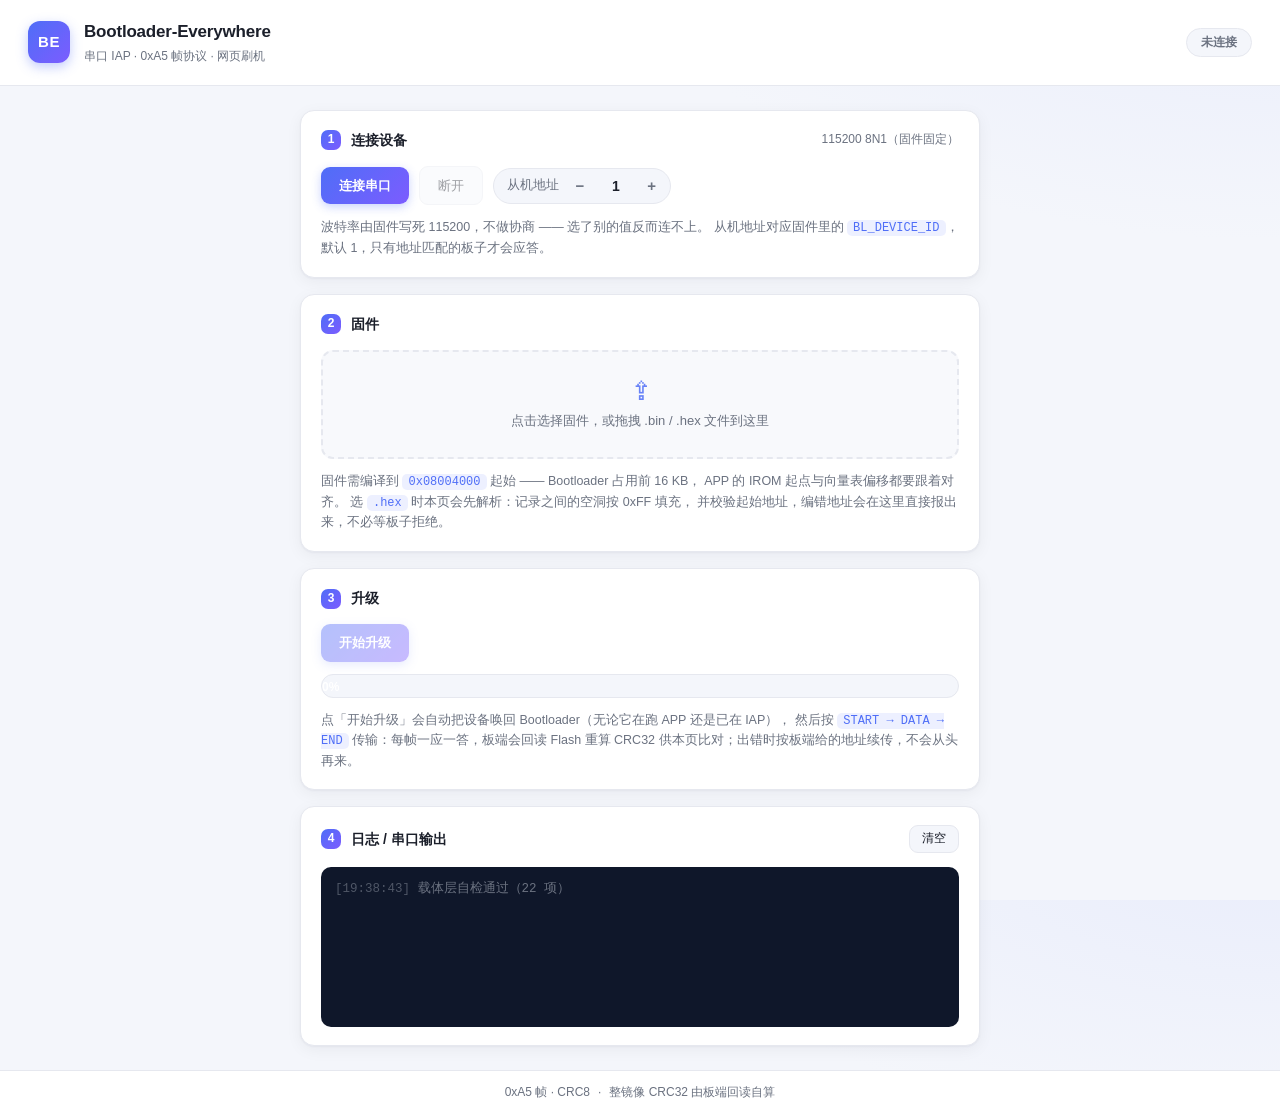
<file: docs/index.html>
<!DOCTYPE html>
<html lang="zh-CN">
<head>
<meta charset="UTF-8">
<meta name="viewport" content="width=device-width, initial-scale=1">
<title>Bootloader-Everywhere</title>
<link rel="stylesheet" href="css/style.css">
</head>
<body>

<header>
  <div class="brand">
    <span class="logo">BE</span>
    <div class="brand-text">
      <h1>Bootloader-Everywhere</h1>
      <p class="tagline">串口 IAP · 0xA5 帧协议 · 网页刷机</p>
    </div>
  </div>
  <span class="badge off" id="status">未连接</span>
</header>

<main>

  <section class="card">
    <div class="card-head">
      <h2><span class="num">1</span> 连接设备</h2>
      <span class="stat">115200 8N1（固件固定）</span>
    </div>
    <div class="row">
      <button id="btnConnect" class="primary">连接串口</button>
      <button id="btnDisconnect" disabled>断开</button>

      <div class="stepper" id="idStepper">
        <label class="stepper-label" for="devId">从机地址</label>
        <button type="button" class="step" id="idDown" aria-label="减小从机地址">−</button>
        <input type="number" id="devId" value="1" min="1" max="127"
               inputmode="numeric" aria-label="从机地址">
        <button type="button" class="step" id="idUp" aria-label="增大从机地址">+</button>
      </div>
    </div>
    <p class="hint">
      波特率由固件写死 115200，不做协商 —— 选了别的值反而连不上。
      从机地址对应固件里的 <code>BL_DEVICE_ID</code>，默认 1，只有地址匹配的板子才会应答。
    </p>
  </section>

  <section class="card">
    <div class="card-head">
      <h2><span class="num">2</span> 固件</h2>
      <span class="stat" id="fwStat"></span>
    </div>
    <div class="dropzone" id="dropzone">
      <input type="file" id="file" accept=".bin,.hex" hidden>
      <div class="dz-icon" id="dzIcon">⇪</div>
      <p class="dz-text" id="dzText">点击选择固件，或拖拽 .bin / .hex 文件到这里</p>
      <p class="dz-file" id="dzFile"></p>
    </div>
    <p class="hint">
      固件需编译到 <code>0x08004000</code> 起始 —— Bootloader 占用前 16&nbsp;KB，
      APP 的 IROM 起点与向量表偏移都要跟着对齐。
      选 <code>.hex</code> 时本页会先解析：记录之间的空洞按 0xFF 填充，
      并校验起始地址，编错地址会在这里直接报出来，不必等板子拒绝。
    </p>
  </section>

  <section class="card">
    <div class="card-head">
      <h2><span class="num">3</span> 升级</h2>
      <span class="stat" id="stat"></span>
    </div>
    <button id="btnSend" class="primary" disabled>开始升级</button>
    <div class="progress"><div class="bar" id="bar">0%</div></div>
    <p class="hint">
      点「开始升级」会自动把设备唤回 Bootloader（无论它在跑 APP 还是已在 IAP），
      然后按 <code>START → DATA → END</code> 传输：每帧一应一答，板端会回读 Flash
      重算 CRC32 供本页比对；出错时按板端给的地址续传，不会从头再来。
    </p>
  </section>

  <section class="card grow">
    <div class="card-head">
      <h2><span class="num">4</span> 日志 / 串口输出</h2>
      <button id="btnClear" class="tiny">清空</button>
    </div>
    <div class="log" id="log"></div>
  </section>

</main>

<footer>
  <span>0xA5 帧 · CRC8</span><span>·</span><span>整镜像 CRC32 由板端回读自算</span>
</footer>

<script type="module" src="js/app.js"></script>
</body>
</html>
</file>
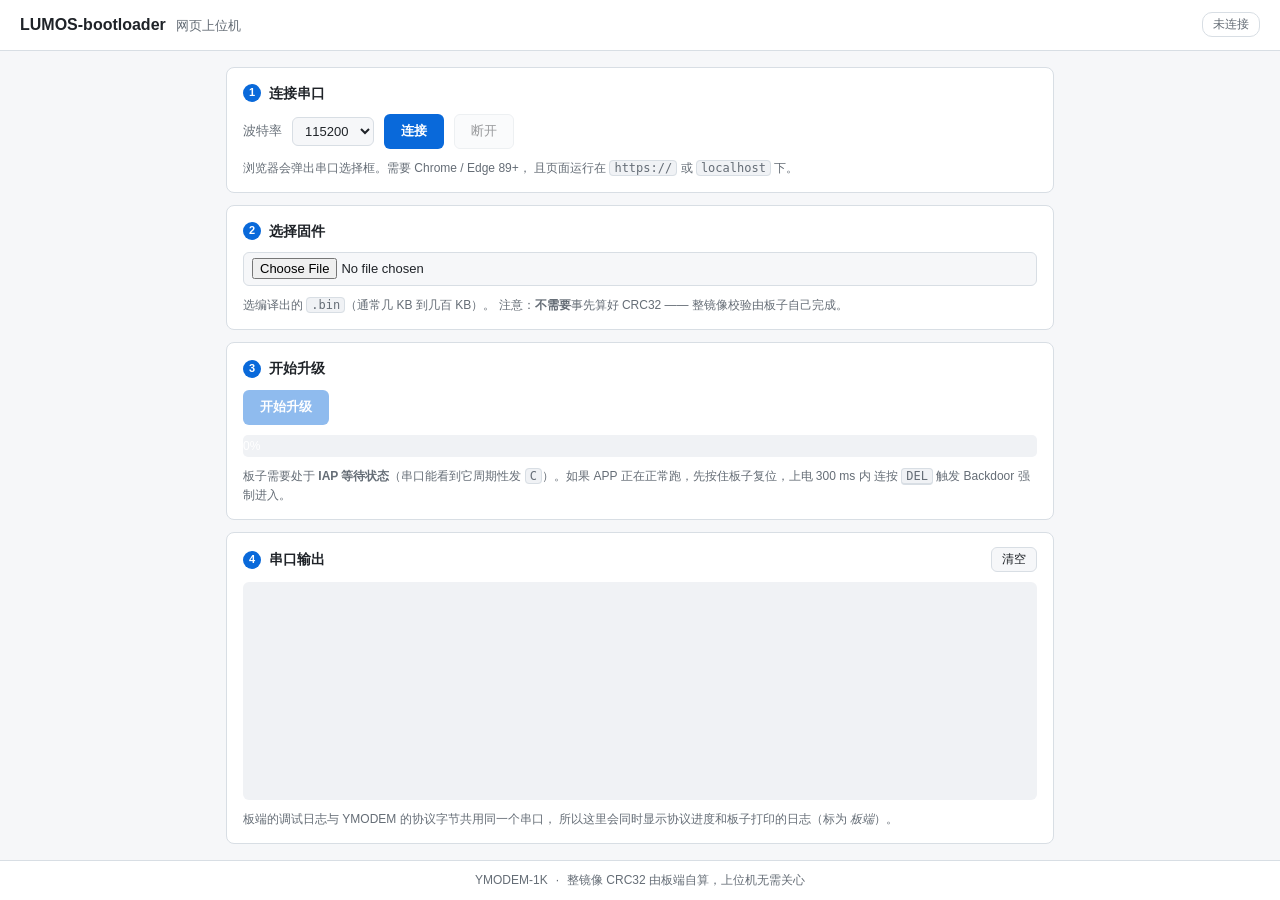
<file: web/index.html>
<!DOCTYPE html>
<html lang="zh-CN">
<head>
<meta charset="UTF-8">
<meta name="viewport" content="width=device-width, initial-scale=1">
<title>LUMOS-bootloader 网页上位机</title>
<link rel="stylesheet" href="css/style.css">
</head>
<body>

<header>
  <h1>LUMOS-bootloader <span class="sub">网页上位机</span></h1>
  <div class="badge off" id="status">未连接</div>
</header>

<main>

  <!-- 1. 连接 -->
  <section class="card">
    <h2><span class="num">1</span> 连接串口</h2>
    <div class="row">
      <label for="baud">波特率</label>
      <select id="baud">
        <option value="115200" selected>115200</option>
        <option value="921600">921600</option>
        <option value="57600">57600</option>
        <option value="9600">9600</option>
      </select>
      <button id="btnConnect" class="primary">连接</button>
      <button id="btnDisconnect" disabled>断开</button>
    </div>
    <p class="hint">
      浏览器会弹出串口选择框。需要 Chrome / Edge 89+，
      且页面运行在 <code>https://</code> 或 <code>localhost</code> 下。
    </p>
  </section>

  <!-- 2. 选固件 -->
  <section class="card">
    <h2><span class="num">2</span> 选择固件</h2>
    <div class="row">
      <input type="file" id="file" accept=".bin">
    </div>
    <p class="hint">
      选编译出的 <code>.bin</code>（通常几 KB 到几百 KB）。
      注意：<strong>不需要</strong>事先算好 CRC32 —— 整镜像校验由板子自己完成。
    </p>
  </section>

  <!-- 3. 升级 -->
  <section class="card">
    <h2><span class="num">3</span> 开始升级</h2>
    <div class="row">
      <button id="btnSend" class="primary" disabled>开始升级</button>
      <span class="stat" id="stat"></span>
    </div>
    <div class="progress"><div class="bar" id="bar">0%</div></div>
    <p class="hint">
      板子需要处于 <strong>IAP 等待状态</strong>（串口能看到它周期性发
      <code>C</code>）。如果 APP 正在正常跑，先按住板子复位，上电 300 ms 内
      连按 <kbd>DEL</kbd> 触发 Backdoor 强制进入。
    </p>
  </section>

  <!-- 4. 日志 -->
  <section class="card grow">
    <h2>
      <span class="num">4</span> 串口输出
      <button id="btnClear" class="tiny">清空</button>
    </h2>
    <div class="log" id="log"></div>
    <p class="hint">
      板端的调试日志与 YMODEM 的协议字节共用同一个串口，
      所以这里会同时显示协议进度和板子打印的日志（标为 <em>板端</em>）。
    </p>
  </section>

</main>

<footer>
  <span>YMODEM-1K</span>
  <span>·</span>
  <span>整镜像 CRC32 由板端自算，上位机无需关心</span>
</footer>

<script type="module" src="js/app.js"></script>
</body>
</html>
</file>
<file: docs/css/style.css>
/* ============================================================================
 * Bootloader-Everywhere —— 网页刷机工具样式
 *
 * 现代、克制的工具风格：柔和阴影、圆角、渐变主色。
 * 浅色 / 深色自适应（跟随系统 prefers-color-scheme）。
 * ==========================================================================*/

:root {
    --bg:        #f4f6fb;
    --bg-grad:   radial-gradient(1200px 600px at 100% -10%, #e8ecfb 0%, #f4f6fb 55%);
    --card:      #ffffff;
    --fg:        #1b1f2a;
    --fg-dim:    #6b7280;
    --border:    #e6e8ef;
    --accent:    #4f6ef7;
    --accent-2:  #7c5cff;
    --accent-fg: #ffffff;
    --ok:        #16a34a;
    --warn:      #b45309;
    --err:       #dc2626;
    --board:     #7c3aed;
    --code-bg:   #0f172a;
    --code-fg:   #cbd5e1;
    --shadow:    0 1px 2px rgba(16, 24, 40, .04), 0 4px 16px rgba(16, 24, 40, .05);
    --shadow-lg: 0 8px 30px rgba(16, 24, 40, .10);
}

@media (prefers-color-scheme: dark) {
    :root {
        --bg:        #0d1017;
        --bg-grad:   radial-gradient(1200px 600px at 100% -10%, #161b2c 0%, #0d1017 55%);
        --card:      #151923;
        --fg:        #e6e9f0;
        --fg-dim:    #8b93a5;
        --border:    #252b3a;
        --accent:    #5b7cff;
        --accent-2:  #9a7cff;
        --accent-fg: #ffffff;
        --ok:        #34d399;
        --warn:      #fbbf24;
        --err:       #f87171;
        --board:     #b18cff;
        --code-bg:   #0a0d14;
        --code-fg:   #a9b4c6;
        --shadow:    0 1px 2px rgba(0, 0, 0, .4), 0 4px 16px rgba(0, 0, 0, .3);
        --shadow-lg: 0 8px 30px rgba(0, 0, 0, .45);
    }
}

* { box-sizing: border-box; }

html, body { height: 100%; }

body {
    margin: 0;
    background: var(--bg);
    background-image: var(--bg-grad);
    color: var(--fg);
    font: 14px/1.65 -apple-system, BlinkMacSystemFont, "Segoe UI",
          "Microsoft YaHei", "PingFang SC", sans-serif;
    display: flex;
    flex-direction: column;
    min-height: 100vh;
    -webkit-font-smoothing: antialiased;
}

/* ---- 头部 ---- */
header {
    display: flex;
    align-items: center;
    justify-content: space-between;
    gap: 16px;
    padding: 18px 28px;
    background: var(--card);
    border-bottom: 1px solid var(--border);
}

.brand {
    display: flex;
    align-items: center;
    gap: 14px;
}

.logo {
    width: 42px;
    height: 42px;
    border-radius: 12px;
    background: linear-gradient(135deg, var(--accent), var(--accent-2));
    color: #fff;
    display: flex;
    align-items: center;
    justify-content: center;
    font-weight: 700;
    font-size: 15px;
    letter-spacing: .5px;
    box-shadow: 0 4px 12px rgba(79, 110, 247, .35);
}

.brand-text h1 {
    font-size: 17px;
    font-weight: 700;
    margin: 0;
    letter-spacing: -.2px;
}

.brand-text .tagline {
    margin: 1px 0 0;
    font-size: 12px;
    color: var(--fg-dim);
}

.badge {
    font-size: 12px;
    font-weight: 600;
    padding: 4px 14px;
    border-radius: 999px;
    border: 1px solid var(--border);
    color: var(--fg-dim);
    background: var(--bg);
}
.badge.on {
    color: var(--ok);
    border-color: var(--ok);
    background: color-mix(in srgb, var(--ok) 10%, transparent);
}

/* ---- 主体 ---- */
main {
    flex: 1;
    width: 100%;
    max-width: 720px;
    margin: 0 auto;
    padding: 24px 20px;
    display: flex;
    flex-direction: column;
    gap: 16px;
}

.card {
    background: var(--card);
    border: 1px solid var(--border);
    border-radius: 14px;
    padding: 18px 20px;
    box-shadow: var(--shadow);
    transition: box-shadow .18s ease, transform .18s ease;
}
.card:hover { box-shadow: var(--shadow-lg); }

.card.grow {
    flex: 1;
    display: flex;
    flex-direction: column;
    min-height: 200px;
}

.card-head {
    display: flex;
    align-items: center;
    justify-content: space-between;
    gap: 12px;
    margin-bottom: 14px;
}

h2 {
    font-size: 14px;
    font-weight: 650;
    margin: 0;
    display: flex;
    align-items: center;
    gap: 10px;
}

h2 .num {
    display: inline-flex;
    align-items: center;
    justify-content: center;
    width: 20px;
    height: 20px;
    border-radius: 7px;
    background: linear-gradient(135deg, var(--accent), var(--accent-2));
    color: var(--accent-fg);
    font-size: 12px;
    font-weight: 700;
}

.row {
    display: flex;
    align-items: center;
    gap: 10px;
    flex-wrap: wrap;
}

/* ---- 从机地址：胶囊 + 步进器 ----
 * 原来这个字段用的是浏览器默认外观（样式表只覆盖了 select / file，漏了 number），
 * 所以看着很突兀。这里做成一个整体自洽的小控件：label 灰、数字粗、−/+ 圆形按钮，
 * 聚焦时整圈高亮。 */
.stepper {
    display: inline-flex;
    align-items: center;
    gap: 2px;
    padding: 4px 5px 4px 13px;
    border: 1px solid var(--border);
    border-radius: 999px;
    background: var(--bg);
    transition: border-color .15s, box-shadow .15s, opacity .15s;
}
.stepper:focus-within {
    border-color: var(--accent);
    box-shadow: 0 0 0 3px color-mix(in srgb, var(--accent) 18%, transparent);
}
.stepper.disabled { opacity: .5; }

.stepper-label {
    margin-right: 6px;
    font-size: 12.5px;
    color: var(--fg-dim);
    white-space: nowrap;
}

.stepper input[type="number"] {
    width: 2.6rem;
    height: 26px;
    padding: 0;
    border: none;
    border-radius: 0;
    background: transparent;
    color: var(--fg);
    font: inherit;
    font-size: 14px;
    font-weight: 700;
    text-align: center;
    font-variant-numeric: tabular-nums;
    appearance: textfield;
    -moz-appearance: textfield;
}
.stepper input[type="number"]:focus { outline: none; box-shadow: none; }
.stepper input[type="number"]::-webkit-outer-spin-button,
.stepper input[type="number"]::-webkit-inner-spin-button {
    -webkit-appearance: none;
    margin: 0;
}

.step {
    width: 26px;
    height: 26px;
    padding: 0;
    display: inline-flex;
    align-items: center;
    justify-content: center;
    border: none;
    border-radius: 999px;
    background: transparent;
    color: var(--fg-dim);
    font-size: 15px;
    line-height: 1;
    cursor: pointer;
    transition: background .12s, color .12s;
}
.step:hover:not(:disabled) {
    filter: none;
    background: color-mix(in srgb, var(--accent) 14%, transparent);
    color: var(--accent);
}
.step:active:not(:disabled) { transform: none; }
.step:disabled { opacity: .3; cursor: not-allowed; }

/* ---- 表单控件 ---- */
select, input[type="file"], input[type="text"] {
    background: var(--bg);
    color: var(--fg);
    border: 1px solid var(--border);
    border-radius: 9px;
    padding: 7px 10px;
    font: inherit;
    font-size: 13px;
    transition: border-color .15s, box-shadow .15s;
}
select:focus, input[type="file"]:focus, input[type="text"]:focus {
    outline: none;
    border-color: var(--accent);
    box-shadow: 0 0 0 3px color-mix(in srgb, var(--accent) 18%, transparent);
}

input[type="file"] { flex: 1; min-width: 200px; cursor: pointer; }

/* ---- 按钮 ---- */
button {
    background: var(--bg);
    color: var(--fg);
    border: 1px solid var(--border);
    border-radius: 9px;
    padding: 8px 18px;
    font: inherit;
    font-size: 13px;
    font-weight: 550;
    cursor: pointer;
    transition: filter .12s, transform .05s, box-shadow .15s;
}
button:hover:not(:disabled) { filter: brightness(.97); }
button:active:not(:disabled) { transform: translateY(1px); }
button:disabled { opacity: .42; cursor: not-allowed; }

button.primary {
    background: linear-gradient(135deg, var(--accent), var(--accent-2));
    color: var(--accent-fg);
    border: none;
    font-weight: 600;
    box-shadow: 0 3px 10px rgba(79, 110, 247, .30);
}
button.primary:hover:not(:disabled) {
    filter: brightness(1.05);
    box-shadow: 0 5px 16px rgba(79, 110, 247, .40);
}

button.ghost {
    background: transparent;
    border: 1px dashed var(--border);
    color: var(--fg-dim);
    font-weight: 500;
}
button.ghost:hover:not(:disabled) {
    border-color: var(--accent);
    color: var(--accent);
}

button.tiny {
    margin-left: auto;
    padding: 3px 12px;
    font-size: 12px;
    font-weight: 400;
}

/* ---- 进度条 ---- */
.progress {
    margin-top: 12px;
    height: 24px;
    background: var(--bg);
    border: 1px solid var(--border);
    border-radius: 999px;
    overflow: hidden;
}

.bar {
    height: 100%;
    width: 0%;
    background: linear-gradient(90deg, var(--accent), var(--accent-2));
    color: #fff;
    font-size: 12px;
    line-height: 24px;
    text-align: center;
    font-weight: 600;
    transition: width .18s ease;
    white-space: nowrap;
    border-radius: 999px;
}

.stat {
    font-size: 12px;
    color: var(--fg-dim);
    font-variant-numeric: tabular-nums;
}

/* ---- 日志 ----
 *
 * 每条日志是「时间戳列 + 正文列」两列结构。时间戳不能拼进文本里 ——
 * 那样需要缩进的从属行（步骤结果、帧级细节）会缩到时间戳下面去，看着像错位。
 *
 * ⚠️ 日志的 kind 名不要用 `step`：那会命中上面步进器按钮的 `.step` 规则
 *    （width/height 26px + padding 0 + 胶囊圆角），把整行压成一个小圆球。
 *    「进行中的步骤」这个 kind 叫 `run`。
 */
.log {
    flex: 1;
    overflow-y: auto;
    background: var(--code-bg);
    color: var(--code-fg);
    border-radius: 10px;
    padding: 12px 14px;
    font: 12.5px/1.6 "JetBrains Mono", "Cascadia Mono", Consolas, monospace;
    min-height: 160px;
}

.line {
    display: flex;
    align-items: baseline;
}
.line .ts {
    flex: 0 0 auto;
    white-space: pre;            /* 保留时间戳后的那个空格，当列间距 */
    color: var(--fg-dim);
    opacity: .7;
}
.line .tx {
    flex: 1 1 auto;
    min-width: 0;                /* 允许收缩，否则长行会把整行撑宽 */
    white-space: pre-wrap;
    word-break: break-all;
}

.line.info  { color: var(--code-fg); }
.line.run   { color: #7ea6ff; }   /* 进行中的步骤（结算后转 ok / err） */
.line.ok    { color: var(--ok); }
.line.warn  { color: var(--warn); }
.line.err   { color: var(--err); }
.line.dim   { color: var(--fg-dim); }

/* 板子自己的串口输出：左侧一条竖线，与上位机的日志分开，免得混在一起看不清 */
.line.board { color: var(--board); }
.line.board .tx::before {
    content: '│ ';
    opacity: .55;
}

/* ---- 固件选择（拖拽区） ---- */
.dropzone {
    display: flex;
    flex-direction: column;
    align-items: center;
    justify-content: center;
    gap: 6px;
    padding: 26px 20px;
    border: 2px dashed var(--border);
    border-radius: 12px;
    cursor: pointer;
    text-align: center;
    transition: border-color .15s, background .15s, box-shadow .15s;
    background: color-mix(in srgb, var(--bg) 60%, transparent);
}
.dropzone:hover,
.dropzone.dragover {
    border-color: var(--accent);
    background: color-mix(in srgb, var(--accent) 6%, transparent);
    box-shadow: 0 0 0 4px color-mix(in srgb, var(--accent) 10%, transparent);
}

.dz-icon {
    font-size: 26px;
    line-height: 1;
    color: var(--accent);
    opacity: .85;
    transition: transform .15s;
}
.dropzone:hover .dz-icon { transform: translateY(-2px); }

.dz-text {
    margin: 0;
    font-size: 13px;
    color: var(--fg-dim);
}

.dz-file {
    margin: 0;
    font-size: 12.5px;
    font-weight: 600;
    color: var(--accent);
    font-variant-numeric: tabular-nums;
    word-break: break-all;
    line-height: 1.5;
}
.dz-file:empty { display: none; }

/* 解析中的短暂态：避免用户以为点了没反应 */
.dropzone.busy { opacity: .6; pointer-events: none; }

/* 已选好（解析通过）*/
.dropzone.picked {
    border-style: solid;
    border-color: var(--ok);
    background: color-mix(in srgb, var(--ok) 6%, transparent);
}
.dropzone.picked .dz-icon,
.dropzone.picked .dz-file { color: var(--ok); }

/* 文件不可用（地址不对 / 格式错 / 超限）—— 错误信息直接写在框里 */
.dropzone.invalid {
    border-style: solid;
    border-color: var(--err);
    background: color-mix(in srgb, var(--err) 6%, transparent);
}
.dropzone.invalid .dz-icon { color: var(--err); }
.dropzone.invalid .dz-file { color: var(--err); font-weight: 500; }

/* ---- 提示 ---- */
.hint {
    margin: 12px 0 0;
    font-size: 12.5px;
    line-height: 1.65;
    color: var(--fg-dim);
}

code {
    background: color-mix(in srgb, var(--accent) 10%, transparent);
    color: var(--accent);
    border-radius: 5px;
    padding: 1px 6px;
    font: 12px "JetBrains Mono", Consolas, monospace;
}

/* ---- 页脚 ---- */
footer {
    display: flex;
    justify-content: center;
    gap: 8px;
    padding: 12px;
    font-size: 12px;
    color: var(--fg-dim);
    border-top: 1px solid var(--border);
    background: var(--card);
}

@media (max-width: 560px) {
    main { padding: 16px 12px; }
    .card { padding: 16px; }
    header { padding: 14px 16px; }
    button { padding: 8px 14px; }
}
</file>
<file: web/css/style.css>
/* ============================================================================
 * LUMOS-bootloader 网页上位机 —— 样式
 *
 * 工程师工具风格：信息密度优先、少装饰。
 * 同时适配浅色 / 深色（跟随系统 prefers-color-scheme）。
 * ==========================================================================*/

:root {
    --bg:        #f6f7f9;
    --card:      #ffffff;
    --fg:        #1f2328;
    --fg-dim:    #656d76;
    --border:    #d8dee4;
    --accent:    #0969da;
    --accent-fg: #ffffff;
    --ok:        #1a7f37;
    --warn:      #9a6700;
    --err:       #cf222e;
    --board:     #6639ba;
    --code-bg:   #f0f2f5;
}

@media (prefers-color-scheme: dark) {
    :root {
        --bg:        #0d1117;
        --card:      #161b22;
        --fg:        #e6edf3;
        --fg-dim:    #8b949e;
        --border:    #30363d;
        --accent:    #4493f8;
        --accent-fg: #0d1117;
        --ok:        #3fb950;
        --warn:      #d29922;
        --err:       #f85149;
        --board:     #a371f7;
        --code-bg:   #21262d;
    }
}

* { box-sizing: border-box; }

body {
    margin: 0;
    background: var(--bg);
    color: var(--fg);
    font: 14px/1.6 -apple-system, "Segoe UI", "Microsoft YaHei", sans-serif;
    display: flex;
    flex-direction: column;
    min-height: 100vh;
}

/* ---- 头部 ---- */
header {
    display: flex;
    align-items: center;
    justify-content: space-between;
    gap: 12px;
    padding: 12px 20px;
    background: var(--card);
    border-bottom: 1px solid var(--border);
}

h1 {
    font-size: 16px;
    font-weight: 600;
    margin: 0;
}

h1 .sub {
    font-weight: 400;
    color: var(--fg-dim);
    font-size: 13px;
    margin-left: 6px;
}

.badge {
    font-size: 12px;
    padding: 2px 10px;
    border-radius: 10px;
    border: 1px solid var(--border);
    color: var(--fg-dim);
}
.badge.on  { color: var(--ok);   border-color: var(--ok); }
.badge.off { color: var(--fg-dim); }

/* ---- 主体 ---- */
main {
    flex: 1;
    width: 100%;
    max-width: 860px;
    margin: 0 auto;
    padding: 16px;
    display: flex;
    flex-direction: column;
    gap: 12px;
}

.card {
    background: var(--card);
    border: 1px solid var(--border);
    border-radius: 8px;
    padding: 14px 16px;
}

.card.grow {
    flex: 1;
    display: flex;
    flex-direction: column;
    min-height: 220px;
}

h2 {
    font-size: 14px;
    font-weight: 600;
    margin: 0 0 10px;
    display: flex;
    align-items: center;
    gap: 8px;
}

h2 .num {
    display: inline-flex;
    align-items: center;
    justify-content: center;
    width: 18px;
    height: 18px;
    border-radius: 50%;
    background: var(--accent);
    color: var(--accent-fg);
    font-size: 11px;
    font-weight: 700;
}

.row {
    display: flex;
    align-items: center;
    gap: 10px;
    flex-wrap: wrap;
}

label { color: var(--fg-dim); font-size: 13px; }

select, input[type="file"] {
    background: var(--bg);
    color: var(--fg);
    border: 1px solid var(--border);
    border-radius: 6px;
    padding: 5px 8px;
    font: inherit;
    font-size: 13px;
}

input[type="file"] { flex: 1; min-width: 200px; }

button {
    background: var(--bg);
    color: var(--fg);
    border: 1px solid var(--border);
    border-radius: 6px;
    padding: 6px 16px;
    font: inherit;
    font-size: 13px;
    cursor: pointer;
    transition: filter .12s;
}
button:hover:not(:disabled) { filter: brightness(.96); }
button:disabled { opacity: .45; cursor: not-allowed; }

button.primary {
    background: var(--accent);
    color: var(--accent-fg);
    border-color: transparent;
    font-weight: 600;
}

button.tiny {
    margin-left: auto;
    padding: 2px 10px;
    font-size: 12px;
    font-weight: 400;
}

/* ---- 进度条 ---- */
.progress {
    margin-top: 10px;
    height: 22px;
    background: var(--code-bg);
    border-radius: 5px;
    overflow: hidden;
}

.bar {
    height: 100%;
    width: 0%;
    background: var(--accent);
    color: var(--accent-fg);
    font-size: 12px;
    line-height: 22px;
    text-align: center;
    transition: width .15s linear;
    white-space: nowrap;
}

.stat {
    font-size: 12px;
    color: var(--fg-dim);
    font-variant-numeric: tabular-nums;
}

/* ---- 日志 ---- */
.log {
    flex: 1;
    overflow-y: auto;
    background: var(--code-bg);
    border-radius: 6px;
    padding: 8px 10px;
    font: 12px/1.55 Consolas, "Cascadia Mono", "Courier New", monospace;
    min-height: 160px;
}

.line { white-space: pre-wrap; word-break: break-all; }
.line.info  { color: var(--fg); }
.line.step  { color: var(--accent); font-weight: 600; }
.line.ok    { color: var(--ok); }
.line.warn  { color: var(--warn); }
.line.err   { color: var(--err); }
.line.dim   { color: var(--fg-dim); }
.line.board { color: var(--board); }   /* 板端自己打印的日志 */

/* ---- 提示 ---- */
.hint {
    margin: 10px 0 0;
    font-size: 12px;
    line-height: 1.6;
    color: var(--fg-dim);
}

code, kbd {
    background: var(--code-bg);
    border: 1px solid var(--border);
    border-radius: 4px;
    padding: 0 4px;
    font: 12px Consolas, monospace;
}

kbd { border-bottom-width: 2px; }

/* ---- 页脚 ---- */
footer {
    display: flex;
    justify-content: center;
    gap: 8px;
    padding: 10px;
    font-size: 12px;
    color: var(--fg-dim);
    border-top: 1px solid var(--border);
    background: var(--card);
}

@media (max-width: 520px) {
    main { padding: 10px; }
    .row { gap: 8px; }
    button { padding: 6px 12px; }
}
</file>
